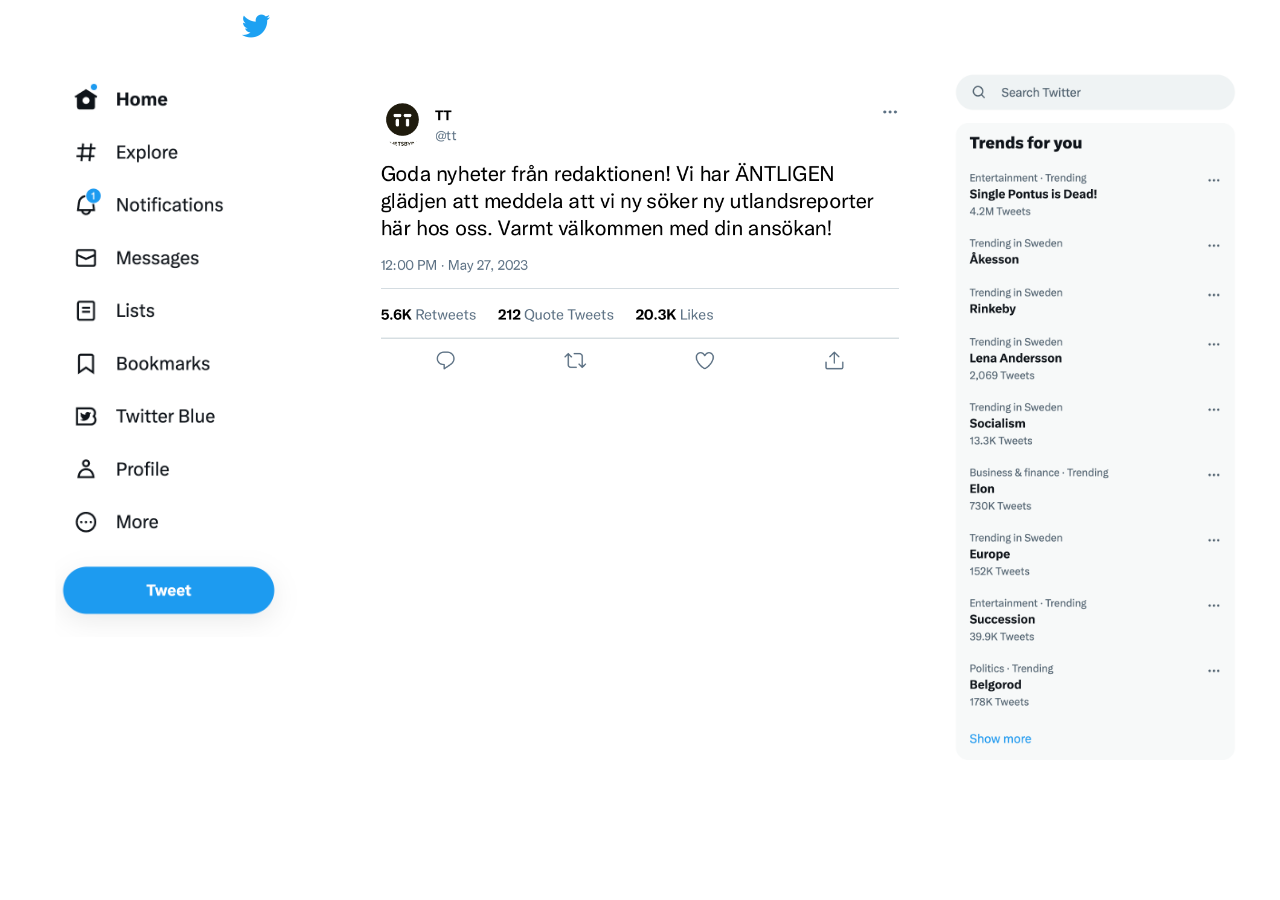
<file: index.html>
<!DOCTYPE html>
<html>
    <head>
        <title>Bachelor Party Tweets</title>
        <link rel="stylesheet" type="text/css" href="styles.css">
    </head>
    <body>
        <div class="navbar">
            <img src="logo/logo.png" alt="Twitter Logo" class="logo">
        </div>
        <div class="container">
            <div class="left-sidebar">
                <img src="images/left-side-bar.png" alt="Twitter Left Side Bar" class="leftSideBar">
            </div>
            <div class="center-stream">
                
                <div class="tweet-stream" id="tweetContainer">
                    <!-- Tweets will be inserted here -->
                </div>
            </div>
            <div class="right-sidebar">
                <img src="images/right-side-bar.png" alt="Twitter Right Side Bar" class="rightSideBar">
            </div>
        </div>
        <script src="scripts.js"></script>
    </body>
</html>
</file>
<file: styles.css>
body {
    display: flex;
    flex-direction: column;
    align-items: center;
    height: 100vh;
    margin: 0;
    background-color: #fff;
    overflow: hidden;
}

.navbar {
    display: flex;
    justify-content: flex-start;
    align-items: center;
    padding: 10px 20px;
    margin-bottom: 20px;
    color: #1DA1F2;
    font-size: 1.5em;
    font-weight: bold;
    background-color: #fff;
    box-sizing: border-box;
    width: calc(75% - 40px);
}

.logo {
    width: 32px;
    height: 32px;
    margin-left: 40px;
}

.container {
    display: grid;
    grid-template-columns: minmax(0, 1fr) minmax(0, 2fr) minmax(0, 1fr);
    grid-template-rows: auto 1fr;
    gap: 20px;
    max-width: 1200px;
    width: 100%;
    margin: 0 auto;
    padding: 0 20px;
}

.left-sidebar {
    position: sticky;
    top: 0;
    width: 90%;
    align-items: ;
}

.leftSideBar {
    max-height: 100vh;
    max-width: 100%;
    object-fit: contain;
}

.center-stream {
    position: relative;
}

.centerImage {
    position: sticky;
    top: 0;
    width: 100%;
    height: auto;
    margin-bottom: 20px;
    z-index: 2;
}

.tweet-stream {
    display: flex;
    flex-direction: column;
    overflow-y: auto;
    padding: 20px;
    background-color: #fff;
}

.right-sidebar {
    position: sticky;
    top: 0;
}

.rightSideBar {
    max-height: 100vh;
    max-width: 100%;
    object-fit: contain;
}
</file>
